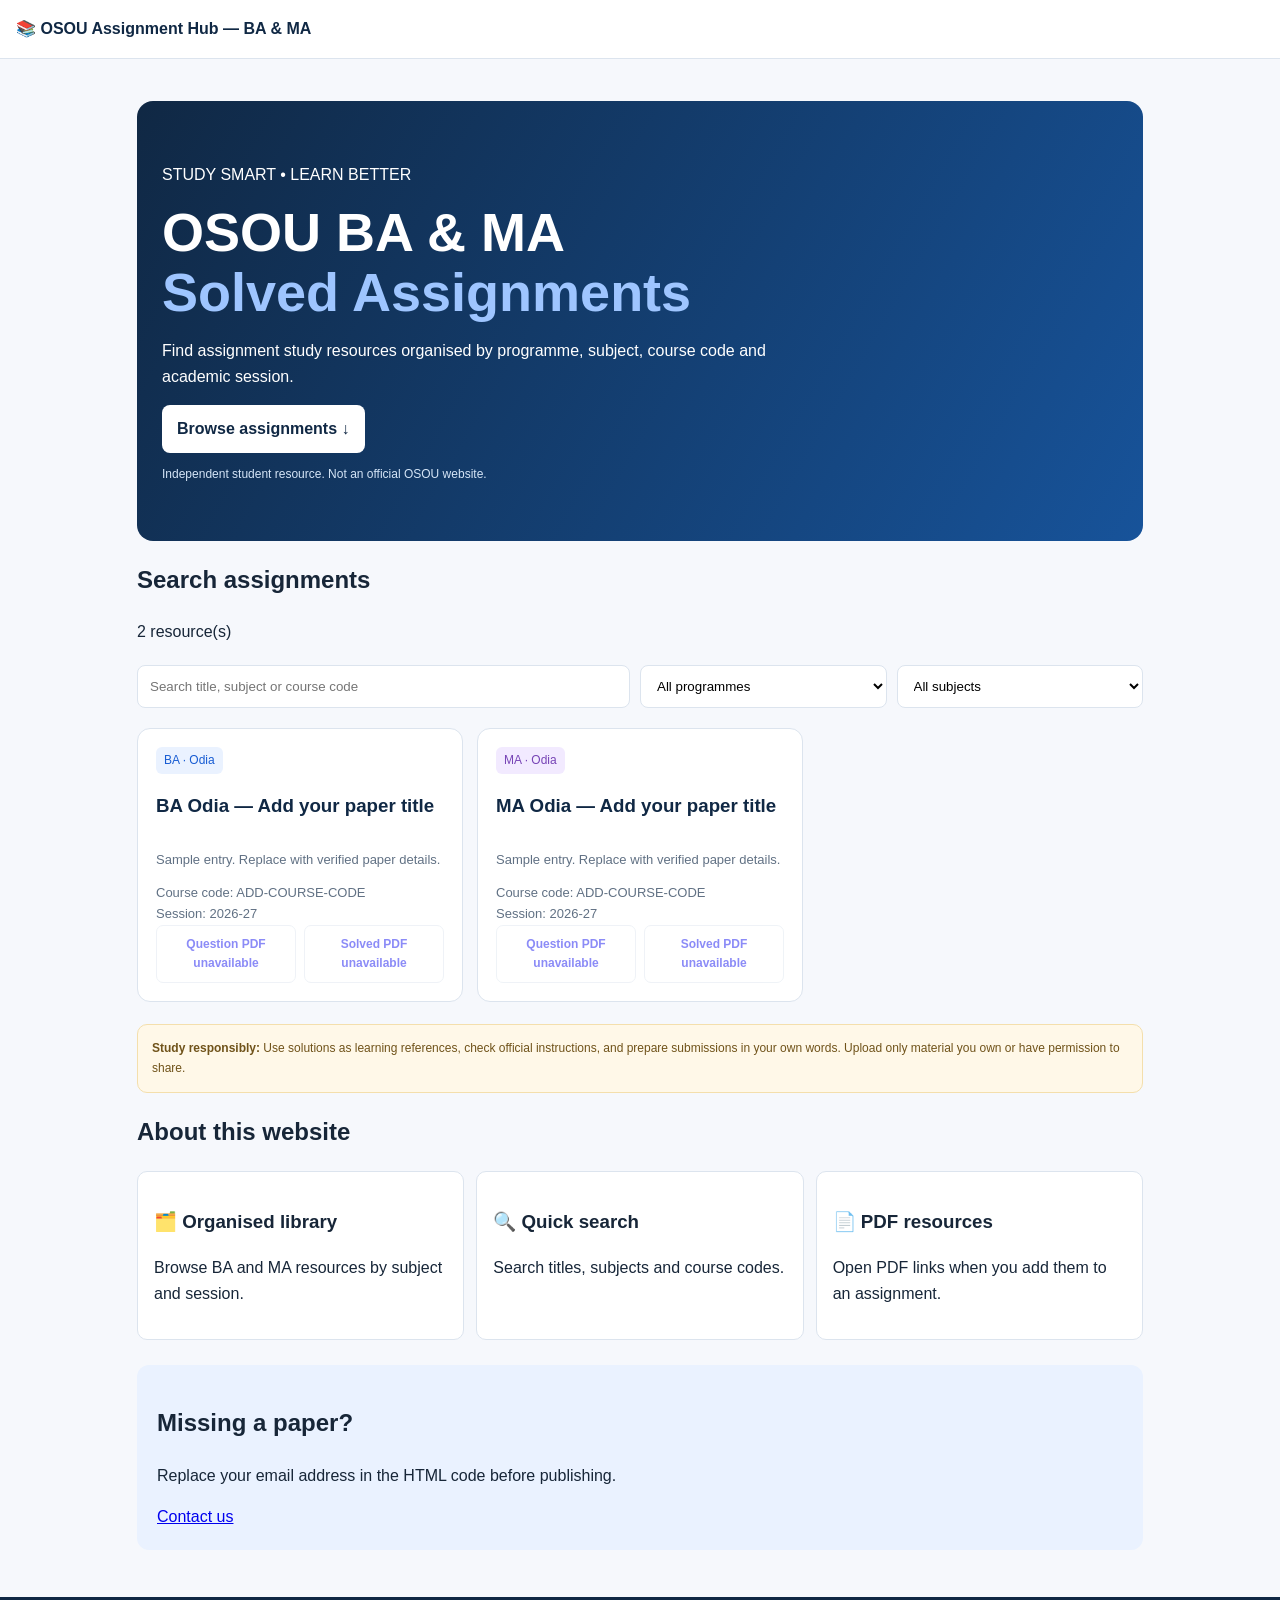
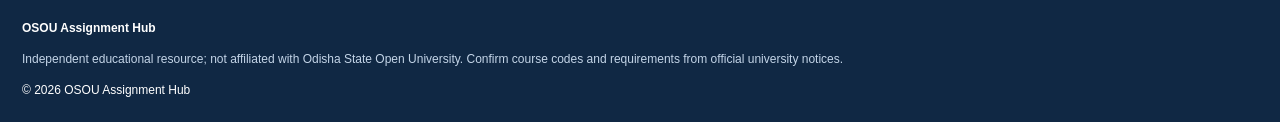
<file: Index.html>
<!doctype html>
<html lang="en"><head><meta charset="utf-8"><meta name="viewport" content="width=device-width,initial-scale=1"><meta name="description" content="Independent OSOU BA and MA assignment study resources"><title>OSOU Assignment Hub | BA & MA</title>
<style>
:root{--blue:#175cd3;--navy:#102844;--line:#dce4ee;--muted:#617184}*{box-sizing:border-box}body{margin:0;font-family:Arial,sans-serif;background:#f6f8fc;color:#172638;line-height:1.6}header{background:white;padding:16px;border-bottom:1px solid var(--line);font-weight:bold;color:var(--navy)}main,footer{max-width:1050px;margin:auto;padding:22px}.hero{background:linear-gradient(120deg,#102844,#17539a);color:white;padding:45px 25px;border-radius:16px;margin-top:20px}.hero h1{font-size:clamp(32px,5vw,54px);line-height:1.1;margin:10px 0}.hero span{color:#9ec5ff}.hero p{max-width:650px}.btn{display:inline-block;background:white;color:var(--navy);padding:11px 15px;border-radius:8px;text-decoration:none;font-weight:bold}.filters{display:grid;grid-template-columns:2fr 1fr 1fr;gap:10px;margin:20px 0}.filters input,.filters select{min-width:0;padding:12px;border:1px solid var(--line);border-radius:8px;background:white}.cards{display:grid;grid-template-columns:repeat(3,1fr);gap:14px}.card{background:white;border:1px solid var(--line);border-radius:13px;padding:18px;display:flex;flex-direction:column}.badge{background:#eaf2ff;color:var(--blue);padding:4px 8px;border-radius:6px;font-size:12px;align-self:flex-start}.ma{background:#f2eaff;color:#7744b6}.card h3{color:var(--navy);line-height:1.35}.card p,.meta{font-size:13px;color:var(--muted)}.actions{display:flex;gap:8px;margin-top:auto}.actions a{flex:1;text-align:center;padding:9px 4px;border:1px solid var(--line);border-radius:7px;text-decoration:none;font-size:12px;font-weight:bold}.actions .primary{background:var(--blue);color:white}.disabled{opacity:.45;pointer-events:none}.notice{background:#fff8e8;border:1px solid #f4dfac;padding:14px;border-radius:10px;font-size:12px;color:#70531a;margin-top:22px}.features{display:grid;grid-template-columns:repeat(3,1fr);gap:12px}.features article{background:white;border:1px solid var(--line);border-radius:10px;padding:16px}.contact{background:#eaf2ff;padding:20px;border-radius:12px;margin:25px 0}footer{background:var(--navy);color:white;max-width:none;font-size:12px}footer p{color:#c4d5e8}@media(max-width:700px){.filters{grid-template-columns:1fr}.cards,.features{grid-template-columns:1fr}main,footer{padding:15px}.hero{padding:30px 20px}}
</style></head><body>
<header>📚 OSOU Assignment Hub — BA & MA</header>
<main><section class="hero"><p>STUDY SMART • LEARN BETTER</p><h1>OSOU BA & MA<br><span>Solved Assignments</span></h1><p>Find assignment study resources organised by programme, subject, course code and academic session.</p><a class="btn" href="#assignments">Browse assignments ↓</a><p style="font-size:12px;color:#d5e5f7">Independent student resource. Not an official OSOU website.</p></section>
<section id="assignments"><h2>Search assignments</h2><p id="count">Resources</p><div class="filters"><input id="q" placeholder="Search title, subject or course code"><select id="prog"><option value="">All programmes</option><option>BA</option><option>MA</option></select><select id="sub"><option value="">All subjects</option></select></div><div class="cards" id="cards"></div><p id="empty" hidden>No matching assignments. Edit the ASSIGNMENTS list inside this HTML file to add your resources.</p><p class="notice"><b>Study responsibly:</b> Use solutions as learning references, check official instructions, and prepare submissions in your own words. Upload only material you own or have permission to share.</p></section>
<section><h2>About this website</h2><div class="features"><article><h3>🗂️ Organised library</h3><p>Browse BA and MA resources by subject and session.</p></article><article><h3>🔍 Quick search</h3><p>Search titles, subjects and course codes.</p></article><article><h3>📄 PDF resources</h3><p>Open PDF links when you add them to an assignment.</p></article></div></section>
<div class="contact"><h2>Missing a paper?</h2><p>Replace your email address in the HTML code before publishing.</p><a href="mailto:your-email@example.com">Contact us</a></div></main>
<footer><b>OSOU Assignment Hub</b><p>Independent educational resource; not affiliated with Odisha State Open University. Confirm course codes and requirements from official university notices.</p>© <span id="year"></span> OSOU Assignment Hub</footer>
<script>
/* Add assignment entries below. Put PDFs in a pdfs folder or use a direct HTTPS link. */
const ASSIGNMENTS=[
{programme:"BA",subject:"Odia",title:"BA Odia — Add your paper title",courseCode:"ADD-COURSE-CODE",session:"2026-27",description:"Sample entry. Replace with verified paper details.",questionPdf:"",solvedPdf:""},
{programme:"MA",subject:"Odia",title:"MA Odia — Add your paper title",courseCode:"ADD-COURSE-CODE",session:"2026-27",description:"Sample entry. Replace with verified paper details.",questionPdf:"",solvedPdf:""}
];
const $=id=>document.getElementById(id),esc=s=>String(s??"").replace(/[&<>"']/g,c=>({"&":"&amp;","<":"&lt;",">":"&gt;",'"':"&quot;","'":"&#39;"}[c]));
function url(s){return s&&(/^https:\/\//i.test(s)||/^(pdfs|assets)\//i.test(s))?s:""}
function link(s,label,primary){let u=url(s);return u?`<a class="${primary?"primary":""}" href="${esc(u)}" target="_blank" rel="noopener">${label}</a>`:`<a class="disabled" href="#" tabindex="-1">${label} unavailable</a>`}
function render(){let q=$("q").value.toLowerCase().trim(),p=$("prog").value,s=$("sub").value;let a=ASSIGNMENTS.filter(x=>(!q||[x.title,x.programme,x.subject,x.courseCode,x.session,x.description].join(" ").toLowerCase().includes(q))&&(!p||x.programme===p)&&(!s||x.subject===s));$("count").textContent=a.length+" resource(s)";$("empty").hidden=!!a.length;$("cards").innerHTML=a.map(x=>`<article class="card"><span class="badge ${x.programme==="MA"?"ma":""}">${esc(x.programme)} · ${esc(x.subject)}</span><h3>${esc(x.title)}</h3><p>${esc(x.description)}</p><div class="meta">Course code: ${esc(x.courseCode)}<br>Session: ${esc(x.session)}</div><div class="actions">${link(x.questionPdf,"Question PDF",false)}${link(x.solvedPdf,"Solved PDF",true)}</div></article>`).join("")}
$("sub").innerHTML+=[...new Set(ASSIGNMENTS.map(x=>x.subject))].map(s=>`<option>${esc(s)}</option>`).join("");["q","prog","sub"].forEach(id=>$(id).addEventListener(id==="q"?"input":"change",render));$("year").textContent=new Date().getFullYear();render();
</script></body></html>
</file>
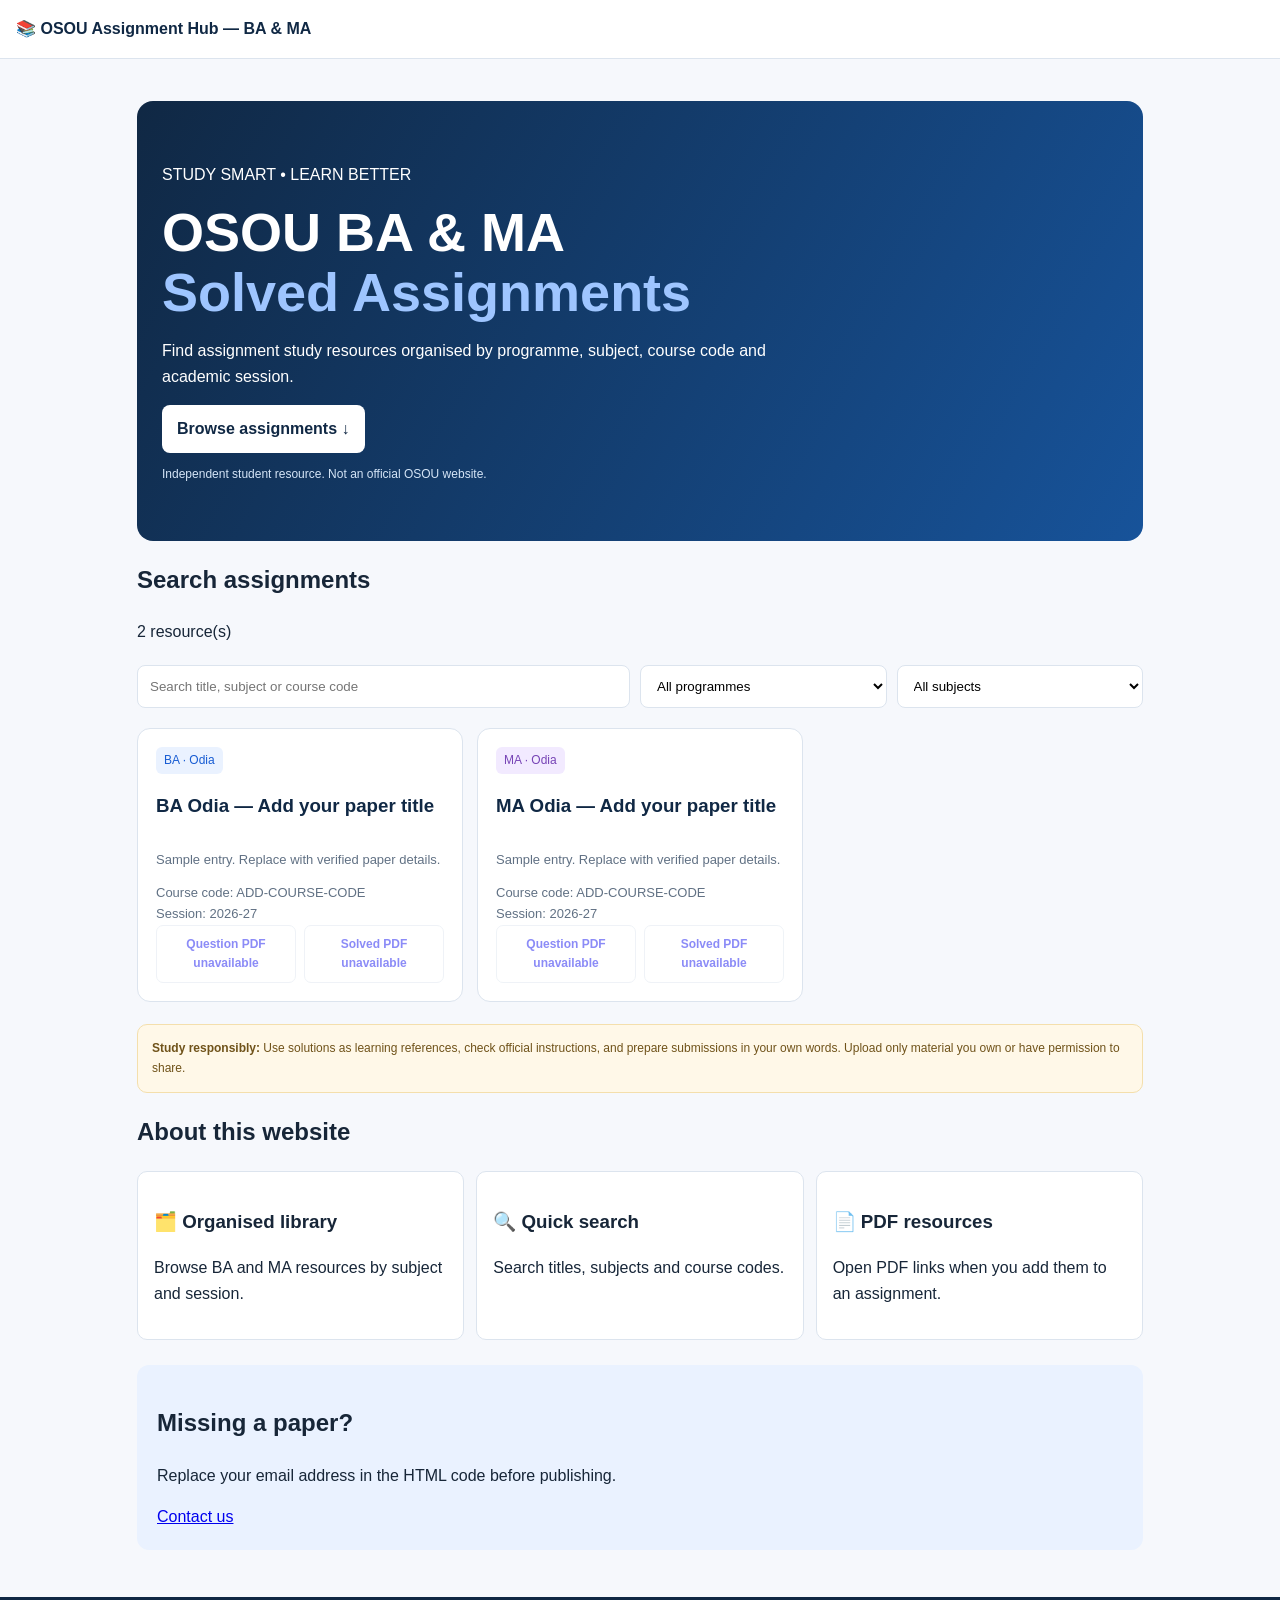
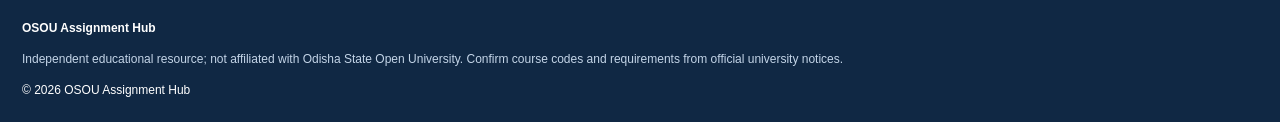
<file: osou_assignment_single_file.html>
<!doctype html>
<html lang="en"><head><meta charset="utf-8"><meta name="viewport" content="width=device-width,initial-scale=1"><meta name="description" content="Independent OSOU BA and MA assignment study resources"><title>OSOU Assignment Hub | BA & MA</title>
<style>
:root{--blue:#175cd3;--navy:#102844;--line:#dce4ee;--muted:#617184}*{box-sizing:border-box}body{margin:0;font-family:Arial,sans-serif;background:#f6f8fc;color:#172638;line-height:1.6}header{background:white;padding:16px;border-bottom:1px solid var(--line);font-weight:bold;color:var(--navy)}main,footer{max-width:1050px;margin:auto;padding:22px}.hero{background:linear-gradient(120deg,#102844,#17539a);color:white;padding:45px 25px;border-radius:16px;margin-top:20px}.hero h1{font-size:clamp(32px,5vw,54px);line-height:1.1;margin:10px 0}.hero span{color:#9ec5ff}.hero p{max-width:650px}.btn{display:inline-block;background:white;color:var(--navy);padding:11px 15px;border-radius:8px;text-decoration:none;font-weight:bold}.filters{display:grid;grid-template-columns:2fr 1fr 1fr;gap:10px;margin:20px 0}.filters input,.filters select{min-width:0;padding:12px;border:1px solid var(--line);border-radius:8px;background:white}.cards{display:grid;grid-template-columns:repeat(3,1fr);gap:14px}.card{background:white;border:1px solid var(--line);border-radius:13px;padding:18px;display:flex;flex-direction:column}.badge{background:#eaf2ff;color:var(--blue);padding:4px 8px;border-radius:6px;font-size:12px;align-self:flex-start}.ma{background:#f2eaff;color:#7744b6}.card h3{color:var(--navy);line-height:1.35}.card p,.meta{font-size:13px;color:var(--muted)}.actions{display:flex;gap:8px;margin-top:auto}.actions a{flex:1;text-align:center;padding:9px 4px;border:1px solid var(--line);border-radius:7px;text-decoration:none;font-size:12px;font-weight:bold}.actions .primary{background:var(--blue);color:white}.disabled{opacity:.45;pointer-events:none}.notice{background:#fff8e8;border:1px solid #f4dfac;padding:14px;border-radius:10px;font-size:12px;color:#70531a;margin-top:22px}.features{display:grid;grid-template-columns:repeat(3,1fr);gap:12px}.features article{background:white;border:1px solid var(--line);border-radius:10px;padding:16px}.contact{background:#eaf2ff;padding:20px;border-radius:12px;margin:25px 0}footer{background:var(--navy);color:white;max-width:none;font-size:12px}footer p{color:#c4d5e8}@media(max-width:700px){.filters{grid-template-columns:1fr}.cards,.features{grid-template-columns:1fr}main,footer{padding:15px}.hero{padding:30px 20px}}
</style></head><body>
<header>📚 OSOU Assignment Hub — BA & MA</header>
<main><section class="hero"><p>STUDY SMART • LEARN BETTER</p><h1>OSOU BA & MA<br><span>Solved Assignments</span></h1><p>Find assignment study resources organised by programme, subject, course code and academic session.</p><a class="btn" href="#assignments">Browse assignments ↓</a><p style="font-size:12px;color:#d5e5f7">Independent student resource. Not an official OSOU website.</p></section>
<section id="assignments"><h2>Search assignments</h2><p id="count">Resources</p><div class="filters"><input id="q" placeholder="Search title, subject or course code"><select id="prog"><option value="">All programmes</option><option>BA</option><option>MA</option></select><select id="sub"><option value="">All subjects</option></select></div><div class="cards" id="cards"></div><p id="empty" hidden>No matching assignments. Edit the ASSIGNMENTS list inside this HTML file to add your resources.</p><p class="notice"><b>Study responsibly:</b> Use solutions as learning references, check official instructions, and prepare submissions in your own words. Upload only material you own or have permission to share.</p></section>
<section><h2>About this website</h2><div class="features"><article><h3>🗂️ Organised library</h3><p>Browse BA and MA resources by subject and session.</p></article><article><h3>🔍 Quick search</h3><p>Search titles, subjects and course codes.</p></article><article><h3>📄 PDF resources</h3><p>Open PDF links when you add them to an assignment.</p></article></div></section>
<div class="contact"><h2>Missing a paper?</h2><p>Replace your email address in the HTML code before publishing.</p><a href="mailto:your-email@example.com">Contact us</a></div></main>
<footer><b>OSOU Assignment Hub</b><p>Independent educational resource; not affiliated with Odisha State Open University. Confirm course codes and requirements from official university notices.</p>© <span id="year"></span> OSOU Assignment Hub</footer>
<script>
/* Add assignment entries below. Put PDFs in a pdfs folder or use a direct HTTPS link. */
const ASSIGNMENTS=[
{programme:"BA",subject:"Odia",title:"BA Odia — Add your paper title",courseCode:"ADD-COURSE-CODE",session:"2026-27",description:"Sample entry. Replace with verified paper details.",questionPdf:"",solvedPdf:""},
{programme:"MA",subject:"Odia",title:"MA Odia — Add your paper title",courseCode:"ADD-COURSE-CODE",session:"2026-27",description:"Sample entry. Replace with verified paper details.",questionPdf:"",solvedPdf:""}
];
const $=id=>document.getElementById(id),esc=s=>String(s??"").replace(/[&<>"']/g,c=>({"&":"&amp;","<":"&lt;",">":"&gt;",'"':"&quot;","'":"&#39;"}[c]));
function url(s){return s&&(/^https:\/\//i.test(s)||/^(pdfs|assets)\//i.test(s))?s:""}
function link(s,label,primary){let u=url(s);return u?`<a class="${primary?"primary":""}" href="${esc(u)}" target="_blank" rel="noopener">${label}</a>`:`<a class="disabled" href="#" tabindex="-1">${label} unavailable</a>`}
function render(){let q=$("q").value.toLowerCase().trim(),p=$("prog").value,s=$("sub").value;let a=ASSIGNMENTS.filter(x=>(!q||[x.title,x.programme,x.subject,x.courseCode,x.session,x.description].join(" ").toLowerCase().includes(q))&&(!p||x.programme===p)&&(!s||x.subject===s));$("count").textContent=a.length+" resource(s)";$("empty").hidden=!!a.length;$("cards").innerHTML=a.map(x=>`<article class="card"><span class="badge ${x.programme==="MA"?"ma":""}">${esc(x.programme)} · ${esc(x.subject)}</span><h3>${esc(x.title)}</h3><p>${esc(x.description)}</p><div class="meta">Course code: ${esc(x.courseCode)}<br>Session: ${esc(x.session)}</div><div class="actions">${link(x.questionPdf,"Question PDF",false)}${link(x.solvedPdf,"Solved PDF",true)}</div></article>`).join("")}
$("sub").innerHTML+=[...new Set(ASSIGNMENTS.map(x=>x.subject))].map(s=>`<option>${esc(s)}</option>`).join("");["q","prog","sub"].forEach(id=>$(id).addEventListener(id==="q"?"input":"change",render));$("year").textContent=new Date().getFullYear();render();
</script></body></html>
</file>
